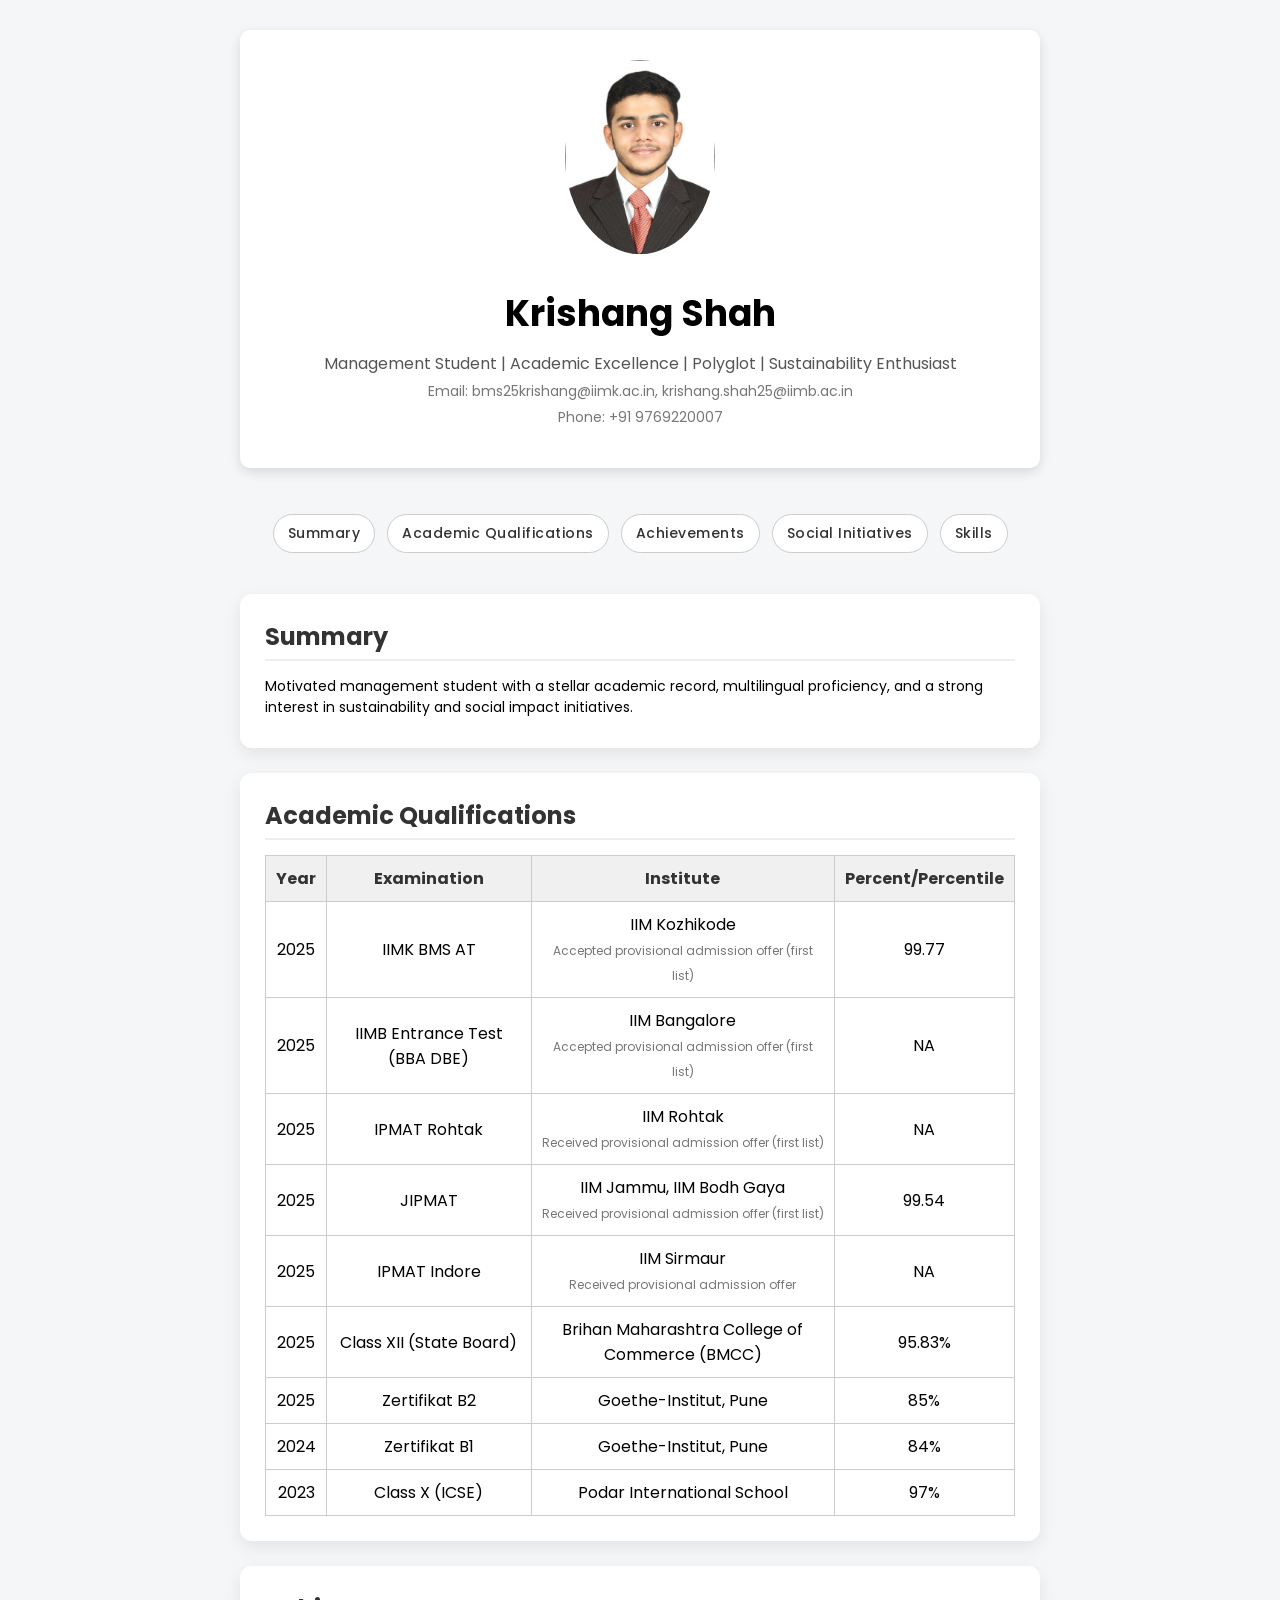
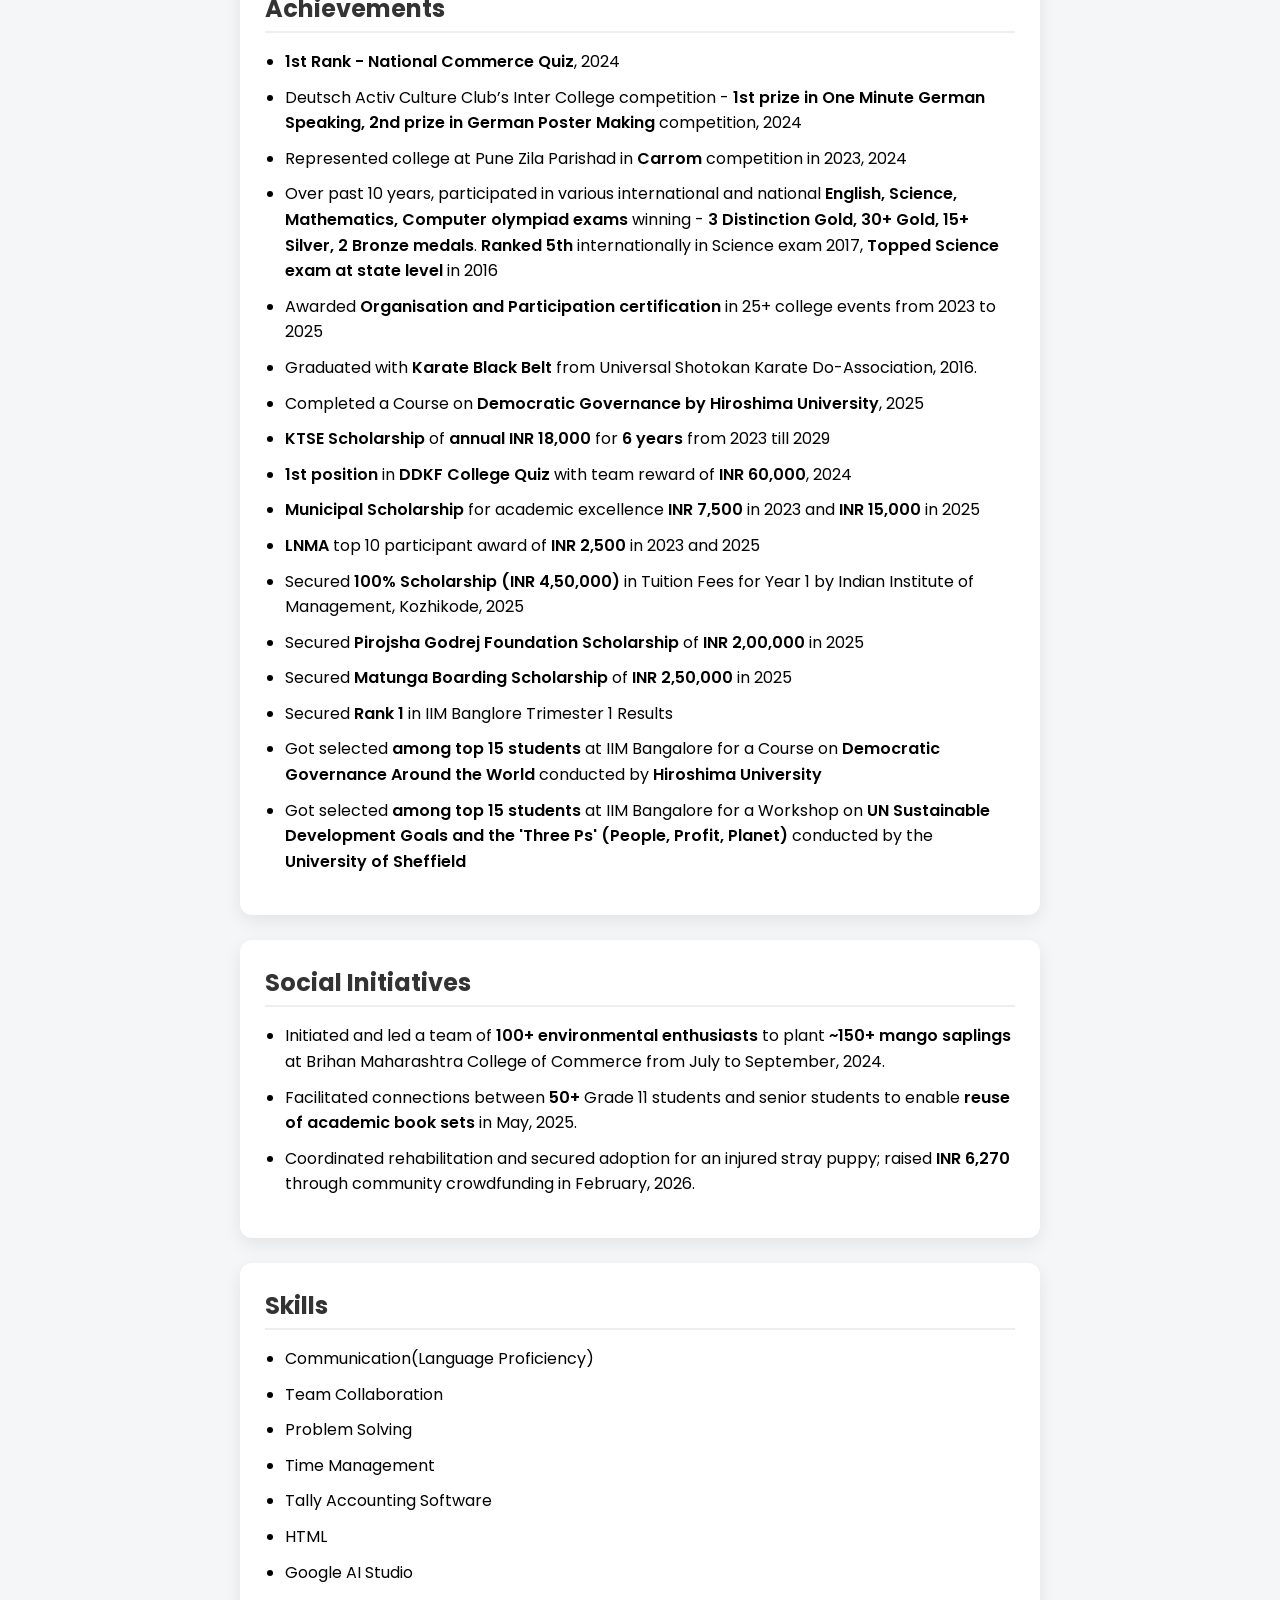
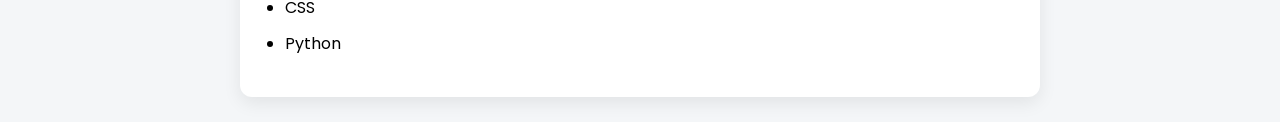
<file: index.html>
<!DOCTYPE html>
<html>
    <head>
        <meta charset="UTF-8">
        <meta name="viewport" content="width=device-width, initial-scale=1.0">
        <title>Krishang Shah - Profile</title>
        <style>
header {
    text-align: center;
    padding: 30px;
    background-color: white;
    width: 90%;
    max-width: 800px;
    margin: 30px auto;
    border-radius: 10px;
    box-shadow: 0 4px 12px rgba(0, 0, 0, 0.12);
    box-sizing: border-box;
}

img {
    width: 150px;
    border-radius: 50%;
    margin: 0px 0px 15px 0px;
}

h1 {
    font-size: 36px;
    margin: 10px 0px;
}

h2 {
    margin: 0px 0px 10px 0px;
    color: #333;
}

p {
    margin: 5px 0px;
    font-size: 14px;
}

.first{
    font-size: 16px;
    color: #555;
}

.second, .third{
    color: #777;
}

div {
    margin: 10px 0px;
}

nav {
    text-align: center;
    margin: 30px 0px 0px 0px;
    position: sticky;
    top: 0;
    background-color: #f4f6f8;
    padding: 10px 4px;
    z-index: 1000;
    display: flex;
    flex-wrap: wrap;
    justify-content: center;
}

nav a {
    display: inline-block;
    margin: 6px;
    padding: 8px 14px;
    text-decoration: none;
    border: 1px solid #ccc;
    color: #333;
    background-color: white;
    border-radius: 20px;
    transition: 0.3s;
    font-weight: 500;
    letter-spacing: 0.5px;
    font-size: 14px;
}

nav a:hover {
    background-color: black;
    color: white;
}

body {
    background-color: #f4f6f8;
    font-family: 'Poppins', sans-serif;
}

.card {
    width: 90%;
    max-width: 800px;
    margin: 25px auto;
    padding: 25px;
    background-color: white;
    border: none;
    border-radius: 12px;
    box-shadow: 0 6px 18px rgba(0, 0, 0, 0.08);
    box-sizing: border-box;
}

.card h2 {
    margin: 0px 0px 15px 0px;
    border-bottom: 2px solid #eee;
    padding: 0px 0px 5px 0px;
}

.card p {
    line-height: 1.5;
}

.card:hover {
    transform: translateY(-4px);
    transition: transform 0.3s ease;
}

table {
    width: 100%;
    border-collapse: collapse;
    margin: 10px 0px 0px 0px;
}

th, td {
    border: 1px solid #ccc;
    padding: 10px;
    text-align: center;
}

th {
    background-color: #f0f0f0;
    color: #333;
}

ul {
    padding: 0px 0px 0px 20px;
}

li {
    margin: 10px 0;          
    line-height: 1.6;       
}

li b {
    color: #000;
    font-weight: 600;
}

section {
    margin: 0px 0px 10px 0px;
}

small {
    color: #777;
    font-size: 12px;
}

html {
    scroll-behavior: smooth;
    scroll-padding-top: 90px;
}

section[id] {
    scroll-margin-top: 90px;
}

@media (max-width: 700px) {
    header, .card {
        width: 94%;
        padding: 18px;
    }

    h1 {
        font-size: 26px;
    }

    .first {
        font-size: 14px;
    }

    p, li {
        font-size: 13px;
    }

    nav a {
        padding: 7px 10px;
        font-size: 12px;
        margin: 4px;
    }

    img {
        width: 110px;
    }

    table {
        display: block;
        overflow-x: auto;
        white-space: nowrap;
        -webkit-overflow-scrolling: touch;
        border: 1px solid #ccc;
    }

    th, td {
        white-space: normal;
        min-width: 110px;
        font-size: 12px;
        padding: 8px;
    }
}
        </style>
        <link href="https://fonts.googleapis.com/css2?family=Poppins:wght@300;400;600&display=swap" rel="stylesheet">
    </head>
<body>
    <header>
        <img src="[data-uri]" alt="Krishang Shah">

        <div>
            <h1>Krishang Shah</h1>
            <p class = "first">Management Student | Academic Excellence | Polyglot | Sustainability Enthusiast</p>

            <p class = "second">Email: bms25krishang@iimk.ac.in, krishang.shah25@iimb.ac.in</p>
            <p class = "third">Phone: +91 9769220007</p>
        </div>
    </header>

    <nav>
    <a href="#summary">Summary</a>
    <a href="#academic_qualifications">Academic Qualifications</a>
    <a href="#achievements">Achievements</a>
    <a href="#social_initiatives">Social Initiatives</a>
    <a href="#skills">Skills</a>
    </nav>

    <section id = "summary" class="card">
    <h2>Summary</h2>
    <p> Motivated management student with a stellar academic record, multilingual proficiency, and a strong interest in 
sustainability and social impact initiatives. </p>
    </section>

    <section id = "academic_qualifications" class="card">
    <h2>Academic Qualifications</h2>

    <table>
        <tr>
            <th>Year</th>
            <th>Examination</th>
            <th>Institute</th>
            <th>Percent/Percentile</th>
        </tr>

        <tr>
            <td>2025</td>
            <td>IIMK BMS AT</td>
            <td>IIM Kozhikode <br> <small>Accepted provisional admission offer (first list)</small> </td>
            <td>99.77</td>
        </tr>

        <tr>
            <td>2025</td>
            <td>IIMB Entrance Test (BBA DBE)</td>
            <td>IIM Bangalore <br> <small>Accepted provisional admission offer (first list)</small> </td>
            <td>NA</td>
        </tr>

        <tr>
            <td>2025</td>
            <td>IPMAT Rohtak</td>
            <td>IIM Rohtak <br> <small>Received provisional admission offer (first list)</small> </td>
            <td>NA</td>
        </tr>

        <tr>
            <td>2025</td>
            <td>JIPMAT</td>
            <td>IIM Jammu, IIM Bodh Gaya<br> <small>Received provisional admission offer (first list)</small> </td>
            <td>99.54</td>
        </tr>

        <tr>
            <td>2025</td>
            <td>IPMAT Indore</td>
            <td>IIM Sirmaur<br> <small>Received provisional admission offer</small> </td>
            <td>NA</td>
        </tr>

        <tr>
            <td>2025</td>
            <td>Class XII (State Board)</td>
            <td>Brihan Maharashtra College of Commerce (BMCC)</td>
            <td>95.83%</td>
        </tr>

        <tr>
            <td>2025</td>
            <td>Zertifikat B2</td>
            <td>Goethe-Institut, Pune</td>
            <td>85%</td>
        </tr>

        <tr>
            <td>2024</td>
            <td>Zertifikat B1</td>
            <td>Goethe-Institut, Pune</td>
            <td>84%</td>
        </tr>

        <tr>
            <td>2023</td>
            <td>Class X (ICSE)</td>
            <td>Podar International School</td>
            <td>97%</td>
        </tr>
    </table>

    </section>
    <section id = "achievements" class="card">
    <h2>Achievements</h2>
    <ul>
        <li><b>1st Rank - National Commerce Quiz</b>, 2024</li>
        <li>Deutsch Activ Culture Club’s Inter College competition - <b>1st prize in One Minute German Speaking, 2nd prize in 
        German Poster Making</b> competition, 2024</li>
        <li>Represented college at Pune Zila Parishad in <b>Carrom</b> competition in 2023, 2024 </li>
        <li>Over past 10 years, participated in various international and national <b>English, Science, Mathematics, 
        Computer olympiad exams</b> winning - <b>3 Distinction Gold, 30+ Gold, 15+ Silver, 2 Bronze medals</b>. <b>Ranked 5th</b> internationally 
        in Science exam 2017, <b>Topped Science exam at state level</b> in 2016 </li>
        <li>Awarded <b>Organisation and Participation certification</b> in 25+ college events from 2023 to 2025</li>
        <li>Graduated with <b>Karate Black Belt</b> from Universal Shotokan Karate Do-Association, 2016. </li>
        <li>Completed a Course on <b>Democratic Governance by Hiroshima University</b>, 2025</li>
        <li><b>KTSE Scholarship</b> of <b>annual INR 18,000</b> for <b>6 years</b> from 2023 till 2029 </li>
        <li><b>1st position</b> in <b>DDKF College Quiz</b> with team reward of <b>INR 60,000</b>, 2024 </li>
        <li><b>Municipal Scholarship</b> for academic excellence <b>INR 7,500</b> in 2023 and <b>INR 15,000</b> in 2025 </li>
        <li><b>LNMA</b> top 10 participant award of <b>INR 2,500</b> in 2023 and 2025</li> 
        <li>Secured <b>100% Scholarship (INR 4,50,000)</b> in Tuition Fees for Year 1 by Indian Institute of Management, Kozhikode, 2025</li>
        <li>Secured <b>Pirojsha Godrej Foundation Scholarship</b> of <b>INR 2,00,000</b> in 2025</li>
        <li>Secured <b>Matunga Boarding Scholarship</b> of <b>INR 2,50,000</b> in 2025</li>
	<li>Secured <b>Rank 1 </b> in IIM Banglore Trimester 1 Results </li>
	<li>Got selected <b> among top 15 students </b> at IIM Bangalore for a Course on <b> Democratic Governance Around the World </b> conducted by <b> Hiroshima University </b> </li>
	<li>Got selected <b> among top 15 students </b> at IIM Bangalore for a Workshop on <b> UN Sustainable Development Goals and the 'Three Ps' (People, Profit, Planet) </b> conducted by the <b> University of Sheffield </b> </li>
    </ul>
    </section>
    
    <section id="social_initiatives" class="card">
    <h2> Social Initiatives</h2>
    <ul>
        <li>Initiated and led a team of <b>100+ environmental enthusiasts</b> to plant <b>~150+ mango saplings</b> at Brihan Maharashtra 
        College of Commerce from July to September, 2024.</li>
        <li>Facilitated connections between <b>50+</b> Grade 11 students and senior students to enable <b>reuse of academic book sets</b> in May, 2025.</li>
        <li>Coordinated rehabilitation and secured adoption for an injured stray puppy; raised <b>INR 6,270</b> through community crowdfunding in February, 2026.</li>
    </ul>
    </section>

    <section id = "skills" class="card">
    <h2>Skills</h2>
    <ul>
        <li>Communication(Language Proficiency)</li>
        <li>Team Collaboration</li>
        <li>Problem Solving</li>
        <li>Time Management </li>
        <li>Tally Accounting Software</li>
        <li>HTML</li>
        <li>Google AI Studio</li>
        <li>CSS</li>
        <li>Python</li>
    </ul>
    </section>

</body>
</html>
</file>
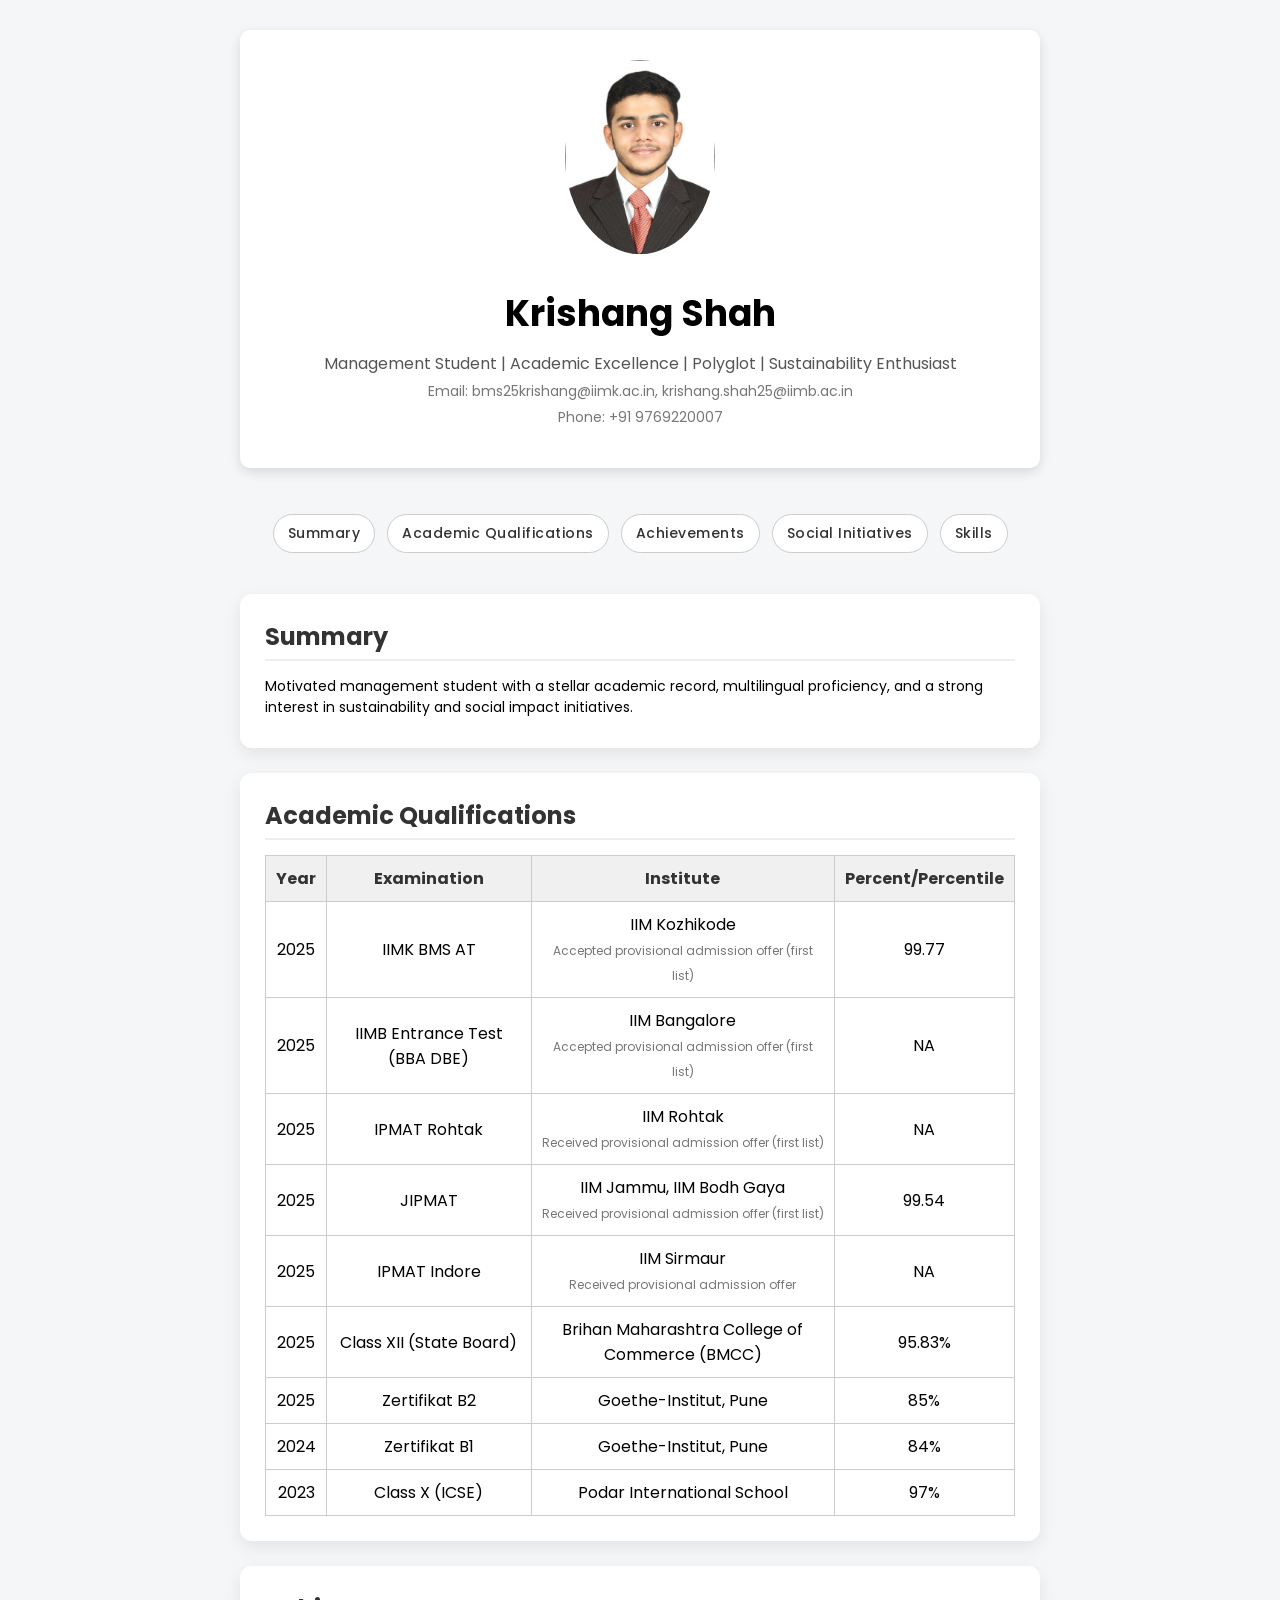
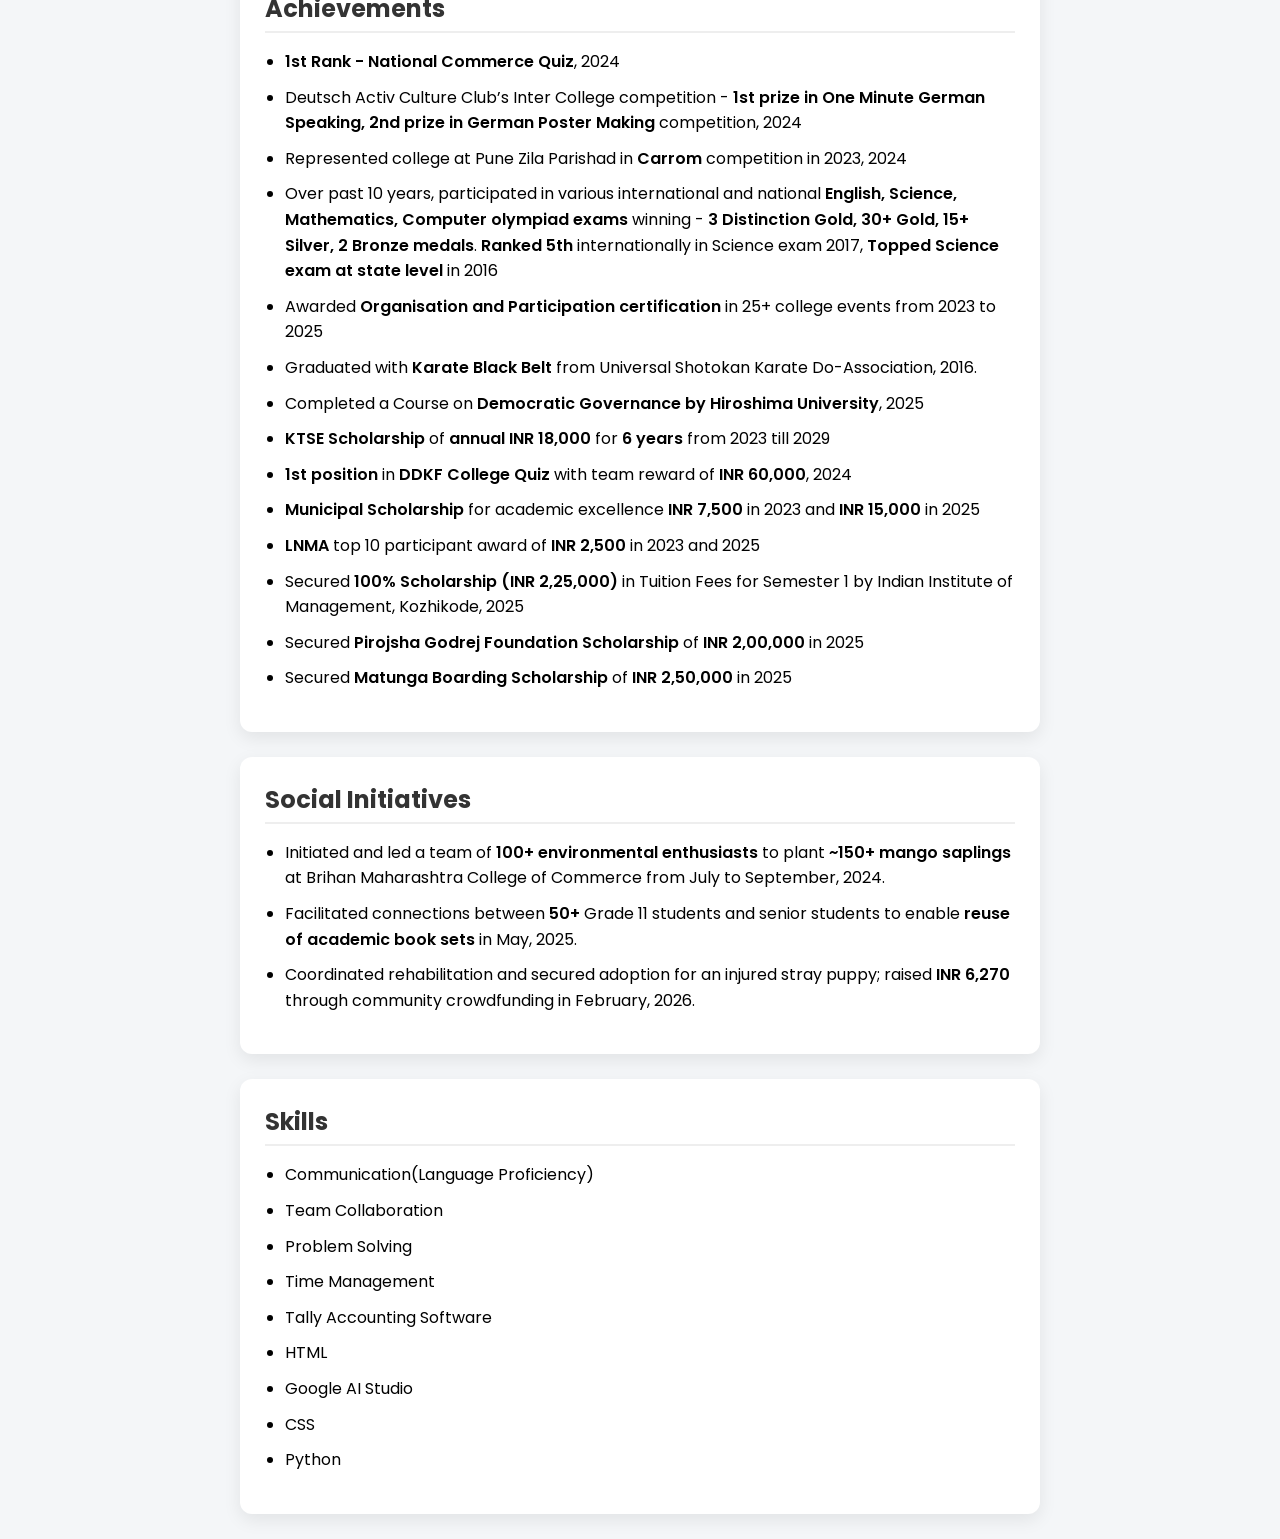
<file: index (1).html>
<!DOCTYPE html>
<html>
    <head>
        <meta charset="UTF-8">
        <meta name="viewport" content="width=device-width, initial-scale=1.0">
        <title>Krishang Shah - Profile</title>
        <style>
header {
    text-align: center;
    padding: 30px;
    background-color: white;
    width: 90%;
    max-width: 800px;
    margin: 30px auto;
    border-radius: 10px;
    box-shadow: 0 4px 12px rgba(0, 0, 0, 0.12);
    box-sizing: border-box;
}

img {
    width: 150px;
    border-radius: 50%;
    margin: 0px 0px 15px 0px;
}

h1 {
    font-size: 36px;
    margin: 10px 0px;
}

h2 {
    margin: 0px 0px 10px 0px;
    color: #333;
}

p {
    margin: 5px 0px;
    font-size: 14px;
}

.first{
    font-size: 16px;
    color: #555;
}

.second, .third{
    color: #777;
}

div {
    margin: 10px 0px;
}

nav {
    text-align: center;
    margin: 30px 0px 0px 0px;
    position: sticky;
    top: 0;
    background-color: #f4f6f8;
    padding: 10px 4px;
    z-index: 1000;
    display: flex;
    flex-wrap: wrap;
    justify-content: center;
}

nav a {
    display: inline-block;
    margin: 6px;
    padding: 8px 14px;
    text-decoration: none;
    border: 1px solid #ccc;
    color: #333;
    background-color: white;
    border-radius: 20px;
    transition: 0.3s;
    font-weight: 500;
    letter-spacing: 0.5px;
    font-size: 14px;
}

nav a:hover {
    background-color: black;
    color: white;
}

body {
    background-color: #f4f6f8;
    font-family: 'Poppins', sans-serif;
}

.card {
    width: 90%;
    max-width: 800px;
    margin: 25px auto;
    padding: 25px;
    background-color: white;
    border: none;
    border-radius: 12px;
    box-shadow: 0 6px 18px rgba(0, 0, 0, 0.08);
    box-sizing: border-box;
}

.card h2 {
    margin: 0px 0px 15px 0px;
    border-bottom: 2px solid #eee;
    padding: 0px 0px 5px 0px;
}

.card p {
    line-height: 1.5;
}

.card:hover {
    transform: translateY(-4px);
    transition: transform 0.3s ease;
}

table {
    width: 100%;
    border-collapse: collapse;
    margin: 10px 0px 0px 0px;
}

th, td {
    border: 1px solid #ccc;
    padding: 10px;
    text-align: center;
}

th {
    background-color: #f0f0f0;
    color: #333;
}

ul {
    padding: 0px 0px 0px 20px;
}

li {
    margin: 10px 0;          
    line-height: 1.6;       
}

li b {
    color: #000;
    font-weight: 600;
}

section {
    margin: 0px 0px 10px 0px;
}

small {
    color: #777;
    font-size: 12px;
}

html {
    scroll-behavior: smooth;
    scroll-padding-top: 90px;
}

section[id] {
    scroll-margin-top: 90px;
}

@media (max-width: 700px) {
    header, .card {
        width: 94%;
        padding: 18px;
    }

    h1 {
        font-size: 26px;
    }

    .first {
        font-size: 14px;
    }

    p, li {
        font-size: 13px;
    }

    nav a {
        padding: 7px 10px;
        font-size: 12px;
        margin: 4px;
    }

    img {
        width: 110px;
    }

    table {
        display: block;
        overflow-x: auto;
        white-space: nowrap;
        -webkit-overflow-scrolling: touch;
        border: 1px solid #ccc;
    }

    th, td {
        white-space: normal;
        min-width: 110px;
        font-size: 12px;
        padding: 8px;
    }
}
        </style>
        <link href="https://fonts.googleapis.com/css2?family=Poppins:wght@300;400;600&display=swap" rel="stylesheet">
    </head>
<body>
    <header>
        <img src="[data-uri]" alt="Krishang Shah">

        <div>
            <h1>Krishang Shah</h1>
            <p class = "first">Management Student | Academic Excellence | Polyglot | Sustainability Enthusiast</p>

            <p class = "second">Email: bms25krishang@iimk.ac.in, krishang.shah25@iimb.ac.in</p>
            <p class = "third">Phone: +91 9769220007</p>
        </div>
    </header>

    <nav>
    <a href="#summary">Summary</a>
    <a href="#academic_qualifications">Academic Qualifications</a>
    <a href="#achievements">Achievements</a>
    <a href="#social_initiatives">Social Initiatives</a>
    <a href="#skills">Skills</a>
    </nav>

    <section id = "summary" class="card">
    <h2>Summary</h2>
    <p> Motivated management student with a stellar academic record, multilingual proficiency, and a strong interest in 
sustainability and social impact initiatives. </p>
    </section>

    <section id = "academic_qualifications" class="card">
    <h2>Academic Qualifications</h2>

    <table>
        <tr>
            <th>Year</th>
            <th>Examination</th>
            <th>Institute</th>
            <th>Percent/Percentile</th>
        </tr>

        <tr>
            <td>2025</td>
            <td>IIMK BMS AT</td>
            <td>IIM Kozhikode <br> <small>Accepted provisional admission offer (first list)</small> </td>
            <td>99.77</td>
        </tr>

        <tr>
            <td>2025</td>
            <td>IIMB Entrance Test (BBA DBE)</td>
            <td>IIM Bangalore <br> <small>Accepted provisional admission offer (first list)</small> </td>
            <td>NA</td>
        </tr>

        <tr>
            <td>2025</td>
            <td>IPMAT Rohtak</td>
            <td>IIM Rohtak <br> <small>Received provisional admission offer (first list)</small> </td>
            <td>NA</td>
        </tr>

        <tr>
            <td>2025</td>
            <td>JIPMAT</td>
            <td>IIM Jammu, IIM Bodh Gaya<br> <small>Received provisional admission offer (first list)</small> </td>
            <td>99.54</td>
        </tr>

        <tr>
            <td>2025</td>
            <td>IPMAT Indore</td>
            <td>IIM Sirmaur<br> <small>Received provisional admission offer</small> </td>
            <td>NA</td>
        </tr>

        <tr>
            <td>2025</td>
            <td>Class XII (State Board)</td>
            <td>Brihan Maharashtra College of Commerce (BMCC)</td>
            <td>95.83%</td>
        </tr>

        <tr>
            <td>2025</td>
            <td>Zertifikat B2</td>
            <td>Goethe-Institut, Pune</td>
            <td>85%</td>
        </tr>

        <tr>
            <td>2024</td>
            <td>Zertifikat B1</td>
            <td>Goethe-Institut, Pune</td>
            <td>84%</td>
        </tr>

        <tr>
            <td>2023</td>
            <td>Class X (ICSE)</td>
            <td>Podar International School</td>
            <td>97%</td>
        </tr>
    </table>

    </section>
    <section id = "achievements" class="card">
    <h2>Achievements</h2>
    <ul>
        <li><b>1st Rank - National Commerce Quiz</b>, 2024</li>
        <li>Deutsch Activ Culture Club’s Inter College competition - <b>1st prize in One Minute German Speaking, 2nd prize in 
        German Poster Making</b> competition, 2024</li>
        <li>Represented college at Pune Zila Parishad in <b>Carrom</b> competition in 2023, 2024 </li>
        <li>Over past 10 years, participated in various international and national <b>English, Science, Mathematics, 
        Computer olympiad exams</b> winning - <b>3 Distinction Gold, 30+ Gold, 15+ Silver, 2 Bronze medals</b>. <b>Ranked 5th</b> internationally 
        in Science exam 2017, <b>Topped Science exam at state level</b> in 2016 </li>
        <li>Awarded <b>Organisation and Participation certification</b> in 25+ college events from 2023 to 2025</li>
        <li>Graduated with <b>Karate Black Belt</b> from Universal Shotokan Karate Do-Association, 2016. </li>
        <li>Completed a Course on <b>Democratic Governance by Hiroshima University</b>, 2025</li>
        <li><b>KTSE Scholarship</b> of <b>annual INR 18,000</b> for <b>6 years</b> from 2023 till 2029 </li>
        <li><b>1st position</b> in <b>DDKF College Quiz</b> with team reward of <b>INR 60,000</b>, 2024 </li>
        <li><b>Municipal Scholarship</b> for academic excellence <b>INR 7,500</b> in 2023 and <b>INR 15,000</b> in 2025 </li>
        <li><b>LNMA</b> top 10 participant award of <b>INR 2,500</b> in 2023 and 2025</li> 
        <li>Secured <b>100% Scholarship (INR 2,25,000)</b> in Tuition Fees for Semester 1 by Indian Institute of Management, Kozhikode, 2025</li>
        <li>Secured <b>Pirojsha Godrej Foundation Scholarship</b> of <b>INR 2,00,000</b> in 2025</li>
        <li>Secured <b>Matunga Boarding Scholarship</b> of <b>INR 2,50,000</b> in 2025</li>
    </ul>
    </section>
    
    <section id="social_initiatives" class="card">
    <h2> Social Initiatives</h2>
    <ul>
        <li>Initiated and led a team of <b>100+ environmental enthusiasts</b> to plant <b>~150+ mango saplings</b> at Brihan Maharashtra 
        College of Commerce from July to September, 2024.</li>
        <li>Facilitated connections between <b>50+</b> Grade 11 students and senior students to enable <b>reuse of academic book sets</b> in May, 2025.</li>
        <li>Coordinated rehabilitation and secured adoption for an injured stray puppy; raised <b>INR 6,270</b> through community crowdfunding in February, 2026.</li>
    </ul>
    </section>

    <section id = "skills" class="card">
    <h2>Skills</h2>
    <ul>
        <li>Communication(Language Proficiency)</li>
        <li>Team Collaboration</li>
        <li>Problem Solving</li>
        <li>Time Management </li>
        <li>Tally Accounting Software</li>
        <li>HTML</li>
        <li>Google AI Studio</li>
        <li>CSS</li>
        <li>Python</li>
    </ul>
    </section>

</body>
</html>
</file>
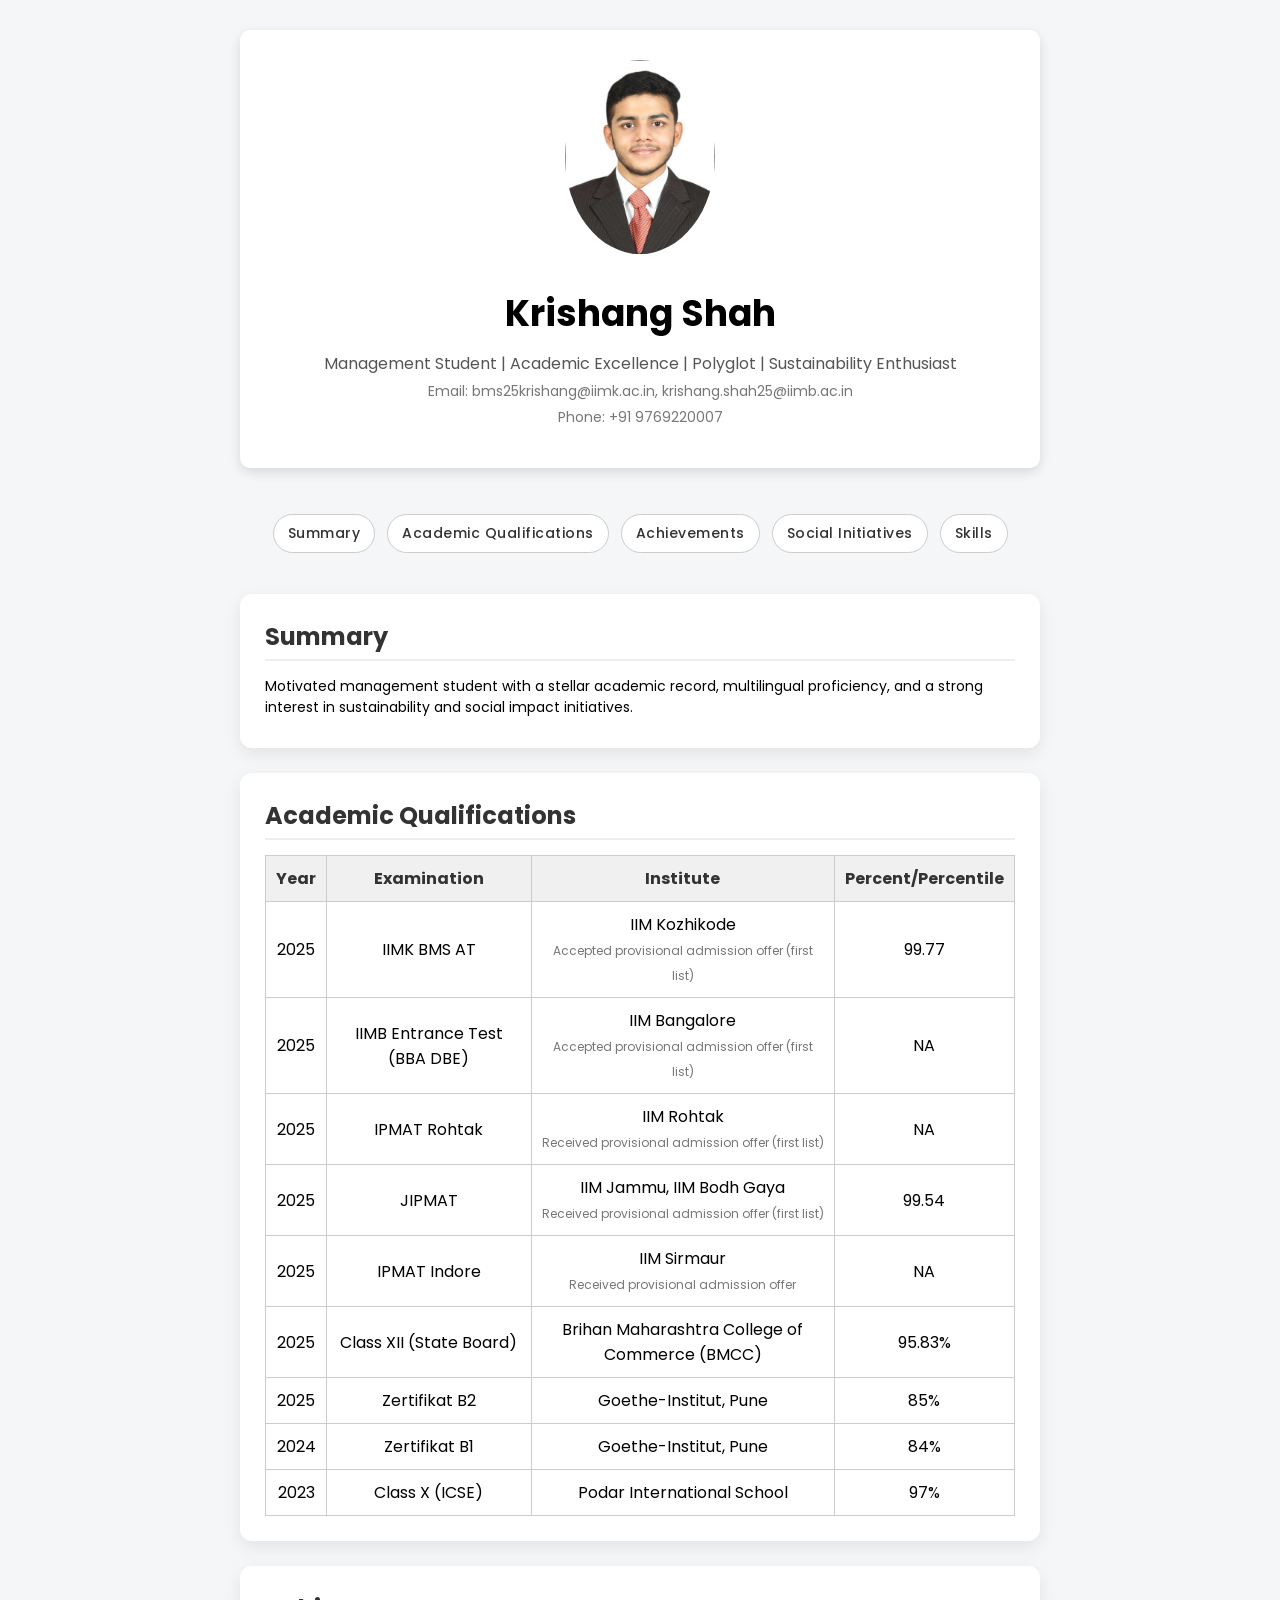
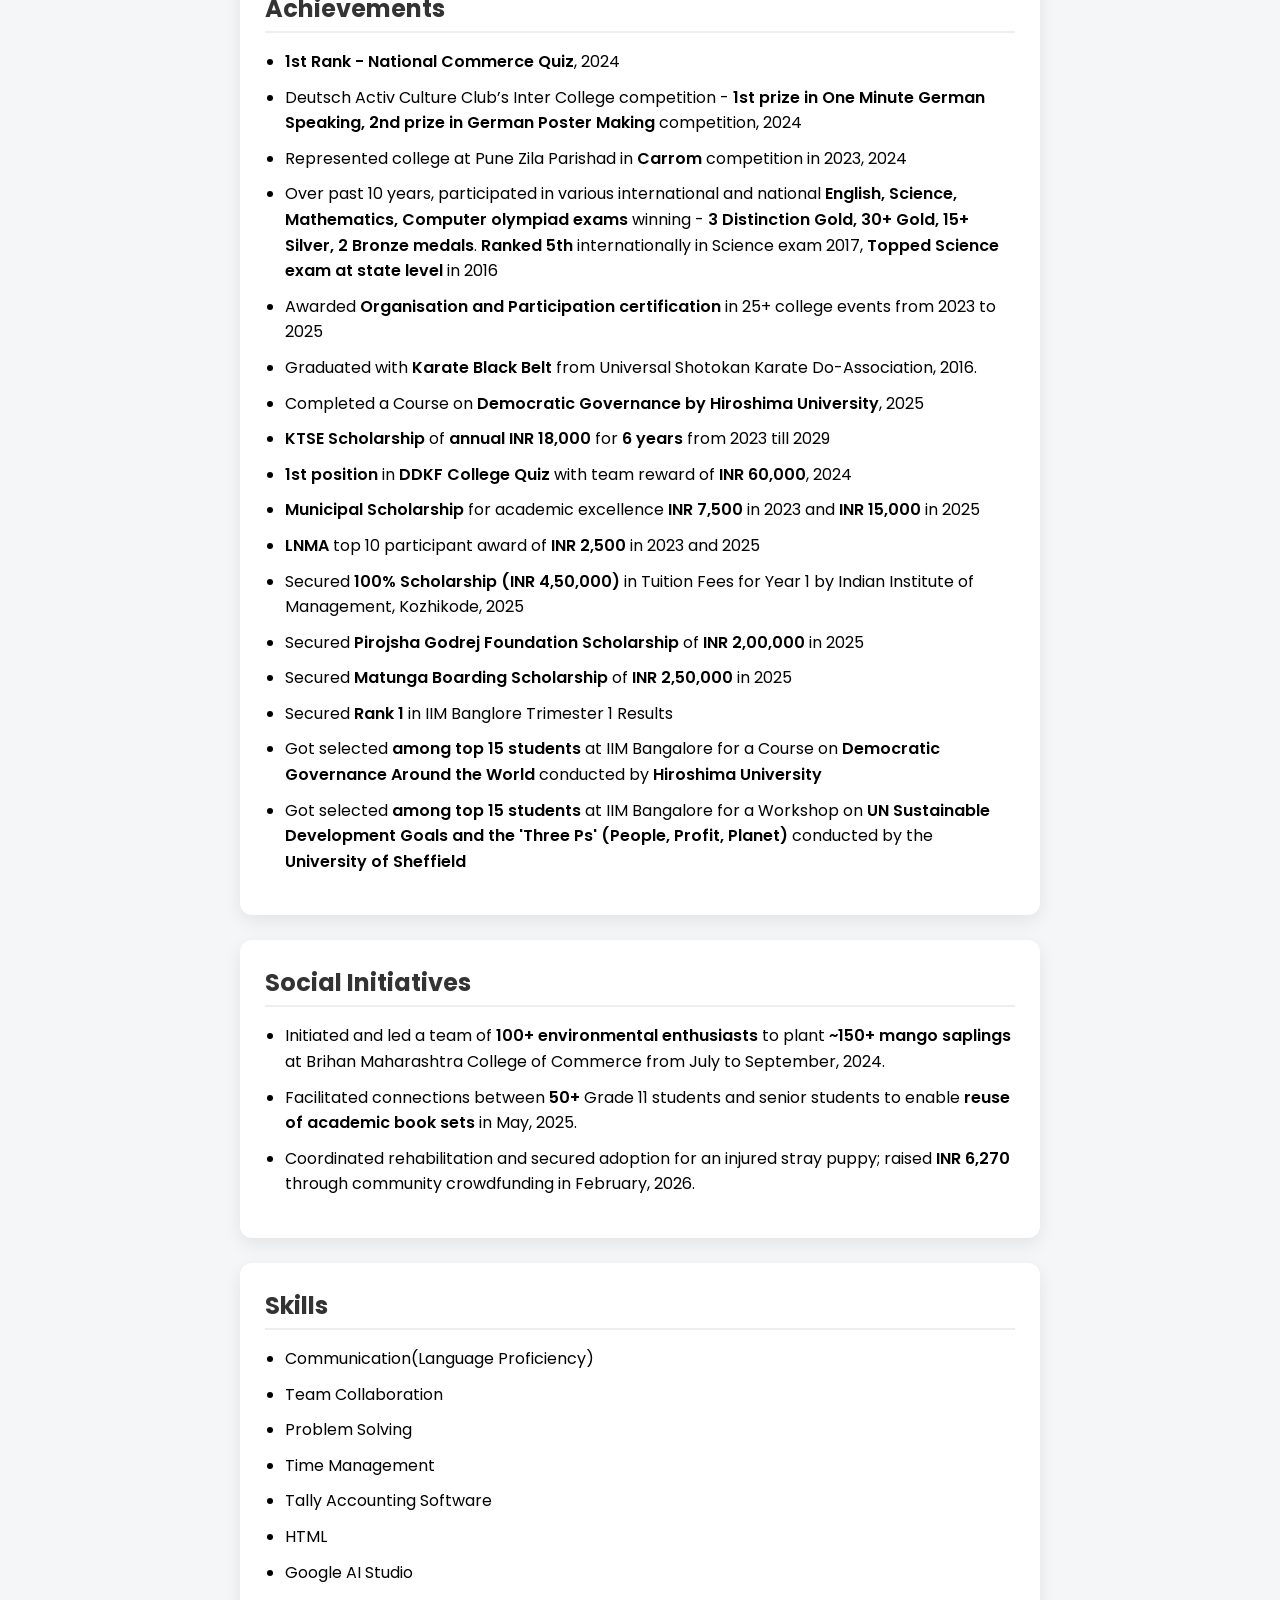
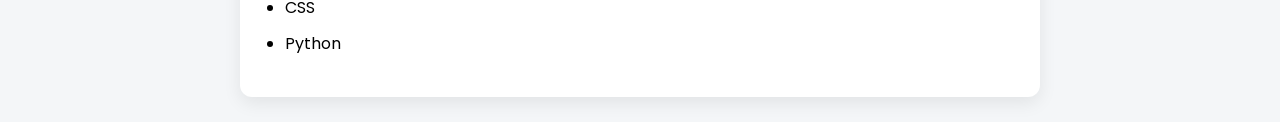
<file: Krishang Shah Resume.html>
<!DOCTYPE html>
<html>
    <head>
        <meta charset="UTF-8">
        <meta name="viewport" content="width=device-width, initial-scale=1.0">
        <title>Krishang Shah - Profile</title>
        <style>
header {
    text-align: center;
    padding: 30px;
    background-color: white;
    width: 90%;
    max-width: 800px;
    margin: 30px auto;
    border-radius: 10px;
    box-shadow: 0 4px 12px rgba(0, 0, 0, 0.12);
    box-sizing: border-box;
}

img {
    width: 150px;
    border-radius: 50%;
    margin: 0px 0px 15px 0px;
}

h1 {
    font-size: 36px;
    margin: 10px 0px;
}

h2 {
    margin: 0px 0px 10px 0px;
    color: #333;
}

p {
    margin: 5px 0px;
    font-size: 14px;
}

.first{
    font-size: 16px;
    color: #555;
}

.second, .third{
    color: #777;
}

div {
    margin: 10px 0px;
}

nav {
    text-align: center;
    margin: 30px 0px 0px 0px;
    position: sticky;
    top: 0;
    background-color: #f4f6f8;
    padding: 10px 4px;
    z-index: 1000;
    display: flex;
    flex-wrap: wrap;
    justify-content: center;
}

nav a {
    display: inline-block;
    margin: 6px;
    padding: 8px 14px;
    text-decoration: none;
    border: 1px solid #ccc;
    color: #333;
    background-color: white;
    border-radius: 20px;
    transition: 0.3s;
    font-weight: 500;
    letter-spacing: 0.5px;
    font-size: 14px;
}

nav a:hover {
    background-color: black;
    color: white;
}

body {
    background-color: #f4f6f8;
    font-family: 'Poppins', sans-serif;
}

.card {
    width: 90%;
    max-width: 800px;
    margin: 25px auto;
    padding: 25px;
    background-color: white;
    border: none;
    border-radius: 12px;
    box-shadow: 0 6px 18px rgba(0, 0, 0, 0.08);
    box-sizing: border-box;
}

.card h2 {
    margin: 0px 0px 15px 0px;
    border-bottom: 2px solid #eee;
    padding: 0px 0px 5px 0px;
}

.card p {
    line-height: 1.5;
}

.card:hover {
    transform: translateY(-4px);
    transition: transform 0.3s ease;
}

table {
    width: 100%;
    border-collapse: collapse;
    margin: 10px 0px 0px 0px;
}

th, td {
    border: 1px solid #ccc;
    padding: 10px;
    text-align: center;
}

th {
    background-color: #f0f0f0;
    color: #333;
}

ul {
    padding: 0px 0px 0px 20px;
}

li {
    margin: 10px 0;          
    line-height: 1.6;       
}

li b {
    color: #000;
    font-weight: 600;
}

section {
    margin: 0px 0px 10px 0px;
}

small {
    color: #777;
    font-size: 12px;
}

html {
    scroll-behavior: smooth;
    scroll-padding-top: 90px;
}

section[id] {
    scroll-margin-top: 90px;
}

@media (max-width: 700px) {
    header, .card {
        width: 94%;
        padding: 18px;
    }

    h1 {
        font-size: 26px;
    }

    .first {
        font-size: 14px;
    }

    p, li {
        font-size: 13px;
    }

    nav a {
        padding: 7px 10px;
        font-size: 12px;
        margin: 4px;
    }

    img {
        width: 110px;
    }

    table {
        display: block;
        overflow-x: auto;
        white-space: nowrap;
        -webkit-overflow-scrolling: touch;
        border: 1px solid #ccc;
    }

    th, td {
        white-space: normal;
        min-width: 110px;
        font-size: 12px;
        padding: 8px;
    }
}
        </style>
        <link href="https://fonts.googleapis.com/css2?family=Poppins:wght@300;400;600&display=swap" rel="stylesheet">
    </head>
<body>
    <header>
        <img src="[data-uri]" alt="Krishang Shah">

        <div>
            <h1>Krishang Shah</h1>
            <p class = "first">Management Student | Academic Excellence | Polyglot | Sustainability Enthusiast</p>

            <p class = "second">Email: bms25krishang@iimk.ac.in, krishang.shah25@iimb.ac.in</p>
            <p class = "third">Phone: +91 9769220007</p>
        </div>
    </header>

    <nav>
    <a href="#summary">Summary</a>
    <a href="#academic_qualifications">Academic Qualifications</a>
    <a href="#achievements">Achievements</a>
    <a href="#social_initiatives">Social Initiatives</a>
    <a href="#skills">Skills</a>
    </nav>

    <section id = "summary" class="card">
    <h2>Summary</h2>
    <p> Motivated management student with a stellar academic record, multilingual proficiency, and a strong interest in 
sustainability and social impact initiatives. </p>
    </section>

    <section id = "academic_qualifications" class="card">
    <h2>Academic Qualifications</h2>

    <table>
        <tr>
            <th>Year</th>
            <th>Examination</th>
            <th>Institute</th>
            <th>Percent/Percentile</th>
        </tr>

        <tr>
            <td>2025</td>
            <td>IIMK BMS AT</td>
            <td>IIM Kozhikode <br> <small>Accepted provisional admission offer (first list)</small> </td>
            <td>99.77</td>
        </tr>

        <tr>
            <td>2025</td>
            <td>IIMB Entrance Test (BBA DBE)</td>
            <td>IIM Bangalore <br> <small>Accepted provisional admission offer (first list)</small> </td>
            <td>NA</td>
        </tr>

        <tr>
            <td>2025</td>
            <td>IPMAT Rohtak</td>
            <td>IIM Rohtak <br> <small>Received provisional admission offer (first list)</small> </td>
            <td>NA</td>
        </tr>

        <tr>
            <td>2025</td>
            <td>JIPMAT</td>
            <td>IIM Jammu, IIM Bodh Gaya<br> <small>Received provisional admission offer (first list)</small> </td>
            <td>99.54</td>
        </tr>

        <tr>
            <td>2025</td>
            <td>IPMAT Indore</td>
            <td>IIM Sirmaur<br> <small>Received provisional admission offer</small> </td>
            <td>NA</td>
        </tr>

        <tr>
            <td>2025</td>
            <td>Class XII (State Board)</td>
            <td>Brihan Maharashtra College of Commerce (BMCC)</td>
            <td>95.83%</td>
        </tr>

        <tr>
            <td>2025</td>
            <td>Zertifikat B2</td>
            <td>Goethe-Institut, Pune</td>
            <td>85%</td>
        </tr>

        <tr>
            <td>2024</td>
            <td>Zertifikat B1</td>
            <td>Goethe-Institut, Pune</td>
            <td>84%</td>
        </tr>

        <tr>
            <td>2023</td>
            <td>Class X (ICSE)</td>
            <td>Podar International School</td>
            <td>97%</td>
        </tr>
    </table>

    </section>
    <section id = "achievements" class="card">
    <h2>Achievements</h2>
    <ul>
        <li><b>1st Rank - National Commerce Quiz</b>, 2024</li>
        <li>Deutsch Activ Culture Club’s Inter College competition - <b>1st prize in One Minute German Speaking, 2nd prize in 
        German Poster Making</b> competition, 2024</li>
        <li>Represented college at Pune Zila Parishad in <b>Carrom</b> competition in 2023, 2024 </li>
        <li>Over past 10 years, participated in various international and national <b>English, Science, Mathematics, 
        Computer olympiad exams</b> winning - <b>3 Distinction Gold, 30+ Gold, 15+ Silver, 2 Bronze medals</b>. <b>Ranked 5th</b> internationally 
        in Science exam 2017, <b>Topped Science exam at state level</b> in 2016 </li>
        <li>Awarded <b>Organisation and Participation certification</b> in 25+ college events from 2023 to 2025</li>
        <li>Graduated with <b>Karate Black Belt</b> from Universal Shotokan Karate Do-Association, 2016. </li>
        <li>Completed a Course on <b>Democratic Governance by Hiroshima University</b>, 2025</li>
        <li><b>KTSE Scholarship</b> of <b>annual INR 18,000</b> for <b>6 years</b> from 2023 till 2029 </li>
        <li><b>1st position</b> in <b>DDKF College Quiz</b> with team reward of <b>INR 60,000</b>, 2024 </li>
        <li><b>Municipal Scholarship</b> for academic excellence <b>INR 7,500</b> in 2023 and <b>INR 15,000</b> in 2025 </li>
        <li><b>LNMA</b> top 10 participant award of <b>INR 2,500</b> in 2023 and 2025</li> 
        <li>Secured <b>100% Scholarship (INR 4,50,000)</b> in Tuition Fees for Year 1 by Indian Institute of Management, Kozhikode, 2025</li>
        <li>Secured <b>Pirojsha Godrej Foundation Scholarship</b> of <b>INR 2,00,000</b> in 2025</li>
        <li>Secured <b>Matunga Boarding Scholarship</b> of <b>INR 2,50,000</b> in 2025</li>
	<li>Secured <b>Rank 1 </b> in IIM Banglore Trimester 1 Results </li>
	<li>Got selected <b> among top 15 students </b> at IIM Bangalore for a Course on <b> Democratic Governance Around the World </b> conducted by <b> Hiroshima University </b> </li>
	<li>Got selected <b> among top 15 students </b> at IIM Bangalore for a Workshop on <b> UN Sustainable Development Goals and the 'Three Ps' (People, Profit, Planet) </b> conducted by the <b> University of Sheffield </b> </li>
    </ul>
    </section>
    
    <section id="social_initiatives" class="card">
    <h2> Social Initiatives</h2>
    <ul>
        <li>Initiated and led a team of <b>100+ environmental enthusiasts</b> to plant <b>~150+ mango saplings</b> at Brihan Maharashtra 
        College of Commerce from July to September, 2024.</li>
        <li>Facilitated connections between <b>50+</b> Grade 11 students and senior students to enable <b>reuse of academic book sets</b> in May, 2025.</li>
        <li>Coordinated rehabilitation and secured adoption for an injured stray puppy; raised <b>INR 6,270</b> through community crowdfunding in February, 2026.</li>
    </ul>
    </section>

    <section id = "skills" class="card">
    <h2>Skills</h2>
    <ul>
        <li>Communication(Language Proficiency)</li>
        <li>Team Collaboration</li>
        <li>Problem Solving</li>
        <li>Time Management </li>
        <li>Tally Accounting Software</li>
        <li>HTML</li>
        <li>Google AI Studio</li>
        <li>CSS</li>
        <li>Python</li>
    </ul>
    </section>

</body>
</html>
</file>
